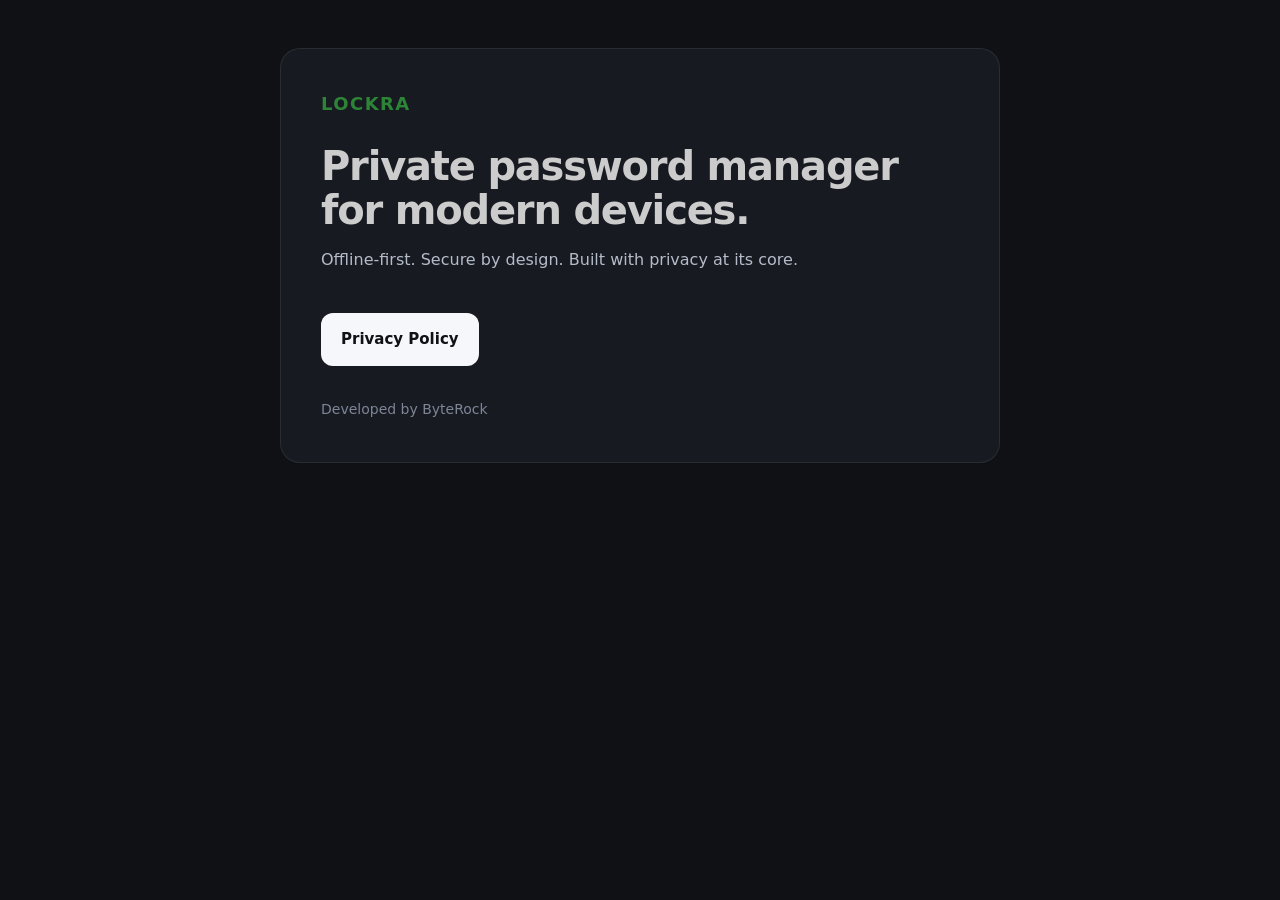
<file: index.html>
<!DOCTYPE html>
<html lang="en">

<head>
    <meta charset="UTF-8" />
    <meta name="viewport" content="width=device-width, initial-scale=1.0" />

    <title>Lockra</title>

    <link rel="stylesheet" href="/styles.css">
</head>

<body>

    <main class="container">
        <section class="card hero">

            <div class="brand">Lockra</div>

            <h1>
                Private password manager for modern devices.
            </h1>

            <div class="subtitle">
                Offline-first. Secure by design. Built with privacy at its core.
            </div>

            <div class="actions">
                <a class="button primary" href="/privacy">
                    Privacy Policy
                </a>
            </div>

            <footer>
                Developed by ByteRock
            </footer>

        </section>
    </main>

</body>

</html>
</file>
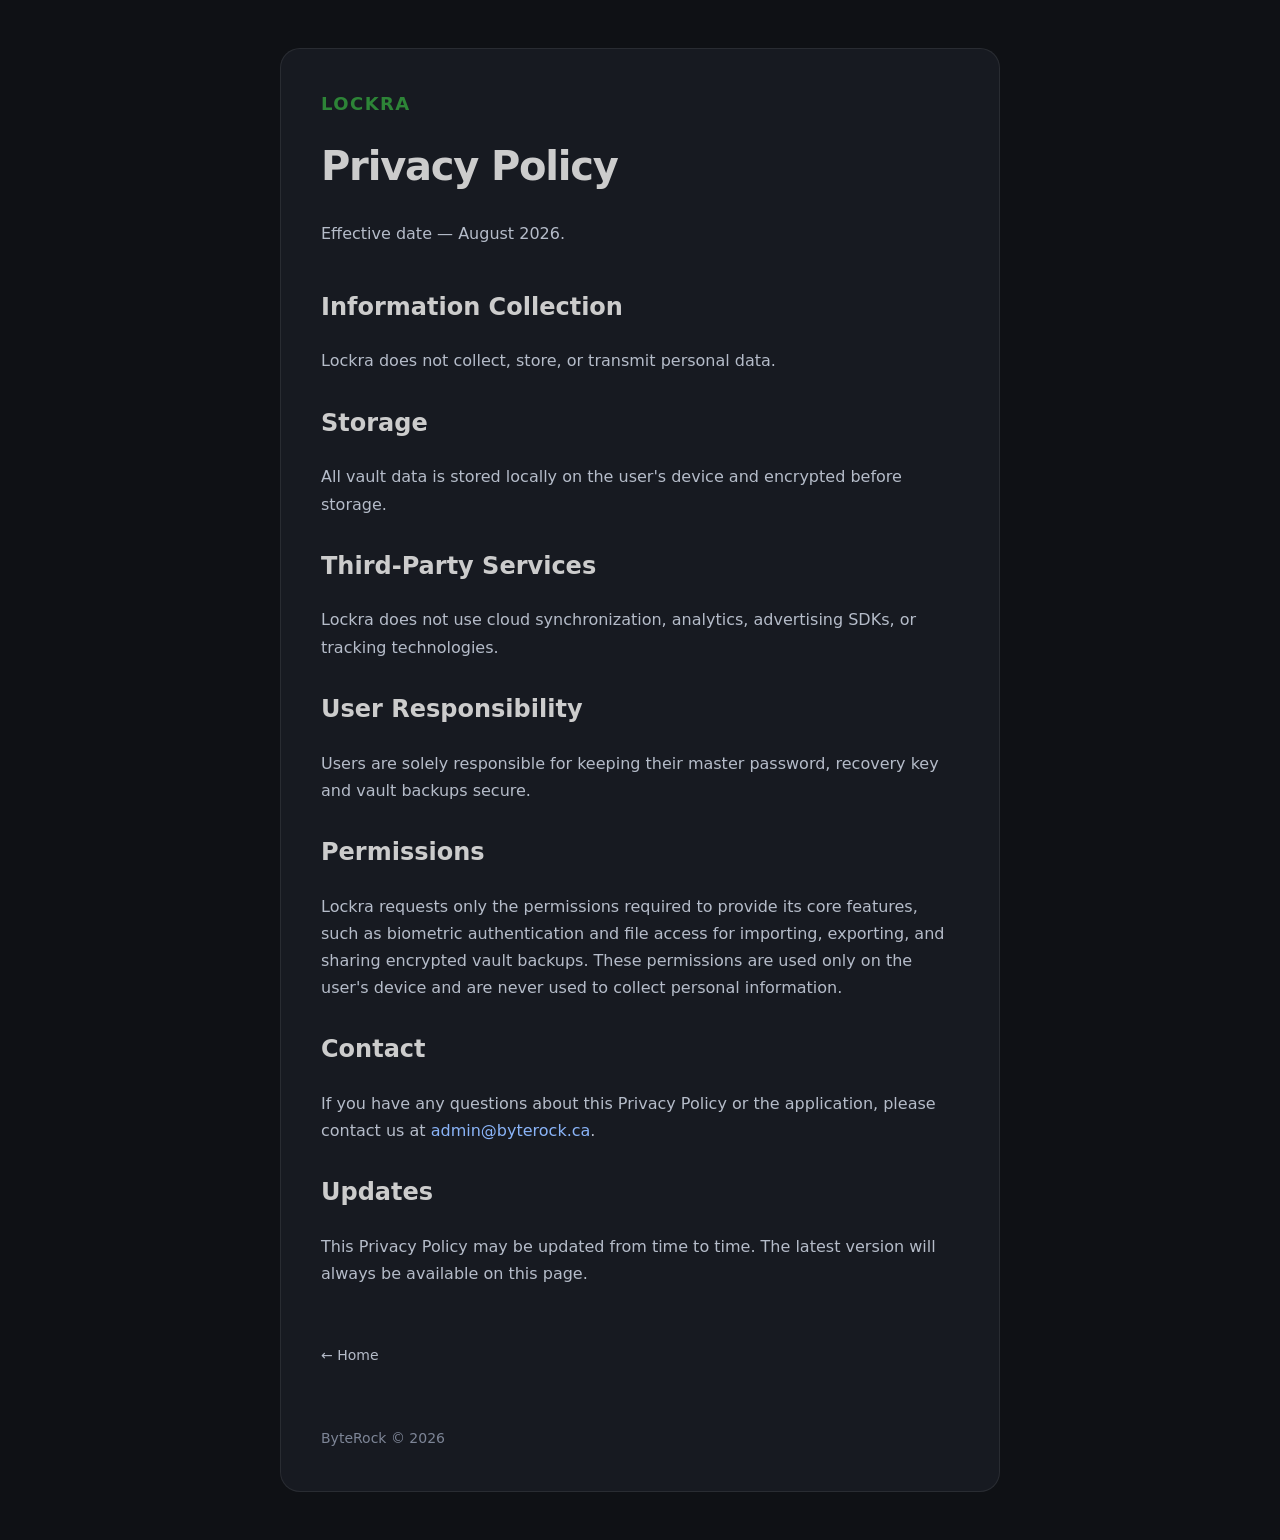
<file: privacy/index.html>
<!DOCTYPE html>
<html lang="en">

<head>
    <meta charset="UTF-8" />
    <meta name="viewport" content="width=device-width, initial-scale=1.0" />

    <title>Lockra Privacy Policy</title>

    <link rel="stylesheet" href="/styles.css">
</head>

<body>

    <main class="container">
        <section class="card">
            <div class="brand">Lockra</div>

            <div class="header">
                <h1>Privacy Policy</h1>
            </div>

            <div class="subtitle">
                Effective date — August 2026.
            </div>

            <div class="section">
                <h2>Information Collection</h2>
                <p>
                    Lockra does not collect, store, or transmit personal data.
                </p>
            </div>

            <div class="section">
                <h2>Storage</h2>
                <p>
                    All vault data is stored locally on the user's device and encrypted before storage.
                </p>
            </div>

            <div class="section">
                <h2>Third-Party Services</h2>
                <p>
                    Lockra does not use cloud synchronization, analytics, advertising SDKs, or tracking technologies.
                </p>
            </div>

            <div class="section">
                <h2>User Responsibility</h2>
                <p>
                    Users are solely responsible for keeping their master password, recovery key and vault backups
                    secure.
                </p>
            </div>

            <div class="section">
                <h2>Permissions</h2>
                <p>
                    Lockra requests only the permissions required to provide its core features,
                    such as biometric authentication and file access for importing, exporting,
                    and sharing encrypted vault backups. These permissions are used only on
                    the user's device and are never used to collect personal information.
                </p>
            </div>

            <div class="section">
                <h2>Contact</h2>
                <p>
                    If you have any questions about this Privacy Policy or the application,
                    please contact us at
                    <a href="mailto:admin@byterock.ca">admin@byterock.ca</a>.
                </p>
            </div>

            <div class="section">
                <h2>Updates</h2>
                <p>
                    This Privacy Policy may be updated from time to time.
                    The latest version will always be available on this page.
                </p>
            </div>

            <a class="back-link" href="/">
                ← Home
            </a>

            <footer>
                ByteRock © 2026
            </footer>

        </section>
    </main>

</body>

</html>
</file>
<file: styles.css>
:root {
    --background: #0f1115;
    --surface: #171a21;
    --text-primary: #cccccc;
    --text-secondary: #b5bcc9;
    --text-brand: #2d8437;
    --border: rgba(255, 255, 255, 0.08);
}

* {
    box-sizing: border-box;
}

body {
    margin: 0;
    padding: 48px 24px;
    background: var(--background);
    color: var(--text-primary);

    font-family:
        Inter,
        system-ui,
        -apple-system,
        BlinkMacSystemFont,
        "Segoe UI",
        sans-serif;

    line-height: 1.7;
}

.container {
    max-width: 720px;
    margin: 0 auto;
}

.card {
    background: var(--surface);
    border: 1px solid var(--border);
    border-radius: 20px;

    padding: 40px;
}

.brand {
    font-size: 18px;
    font-weight: 600;
    letter-spacing: 0.08em;
    text-transform: uppercase;

    color: var(--text-brand);

    margin-bottom: 24px;
}

h1 {
    margin: 0;
    font-size: 40px;
    line-height: 1.1;
    letter-spacing: -0.03em;
}

.subtitle {
    margin-top: 14px;
    margin-bottom: 40px;

    color: var(--text-secondary);
    font-size: 16px;
}

.header {
    margin-bottom: 32px;
}

.section {
    margin-bottom: 28px;
}

.section a {
    color: #8ab4f8;
    text-decoration: none;
}

.section a:hover {
    text-decoration: underline;
}

p {
    margin: 0;
    color: var(--text-secondary);
    font-size: 16px;
}

footer {
    margin-top: 32px;

    color: #7d8596;
    font-size: 14px;
}

@media (max-width: 640px) {
    body {
        padding: 24px 16px;
    }

    .card {
        padding: 28px;
        border-radius: 16px;
    }

    h1 {
        font-size: 32px;
    }
}

.hero {
    text-align: left;
}

.actions {
    margin-top: 36px;
}

.button {
    display: inline-flex;
    align-items: center;
    justify-content: center;

    padding: 14px 20px;

    border-radius: 12px;

    text-decoration: none;

    font-size: 15px;
    font-weight: 600;

    transition:
        transform 0.18s ease,
        opacity 0.18s ease,
        background 0.18s ease;
}

.button:hover {
    transform: translateY(-1px);
    opacity: 0.96;
}

.button.primary {
    background: #f5f7fa;
    color: #0f1115;
}

.button.primary:visited {
    color: #0f1115;
}

.back-link {
    display: inline-flex;
    align-items: center;

    margin: 28px 0px 28px 0px;

    color: var(--text-secondary);

    text-decoration: none;

    font-size: 14px;
    font-weight: 500;

    transition:
        opacity 0.18s ease,
        transform 0.18s ease;
}

.back-link:hover {
    opacity: 0.9;
    transform: translateX(-1px);
}
</file>
